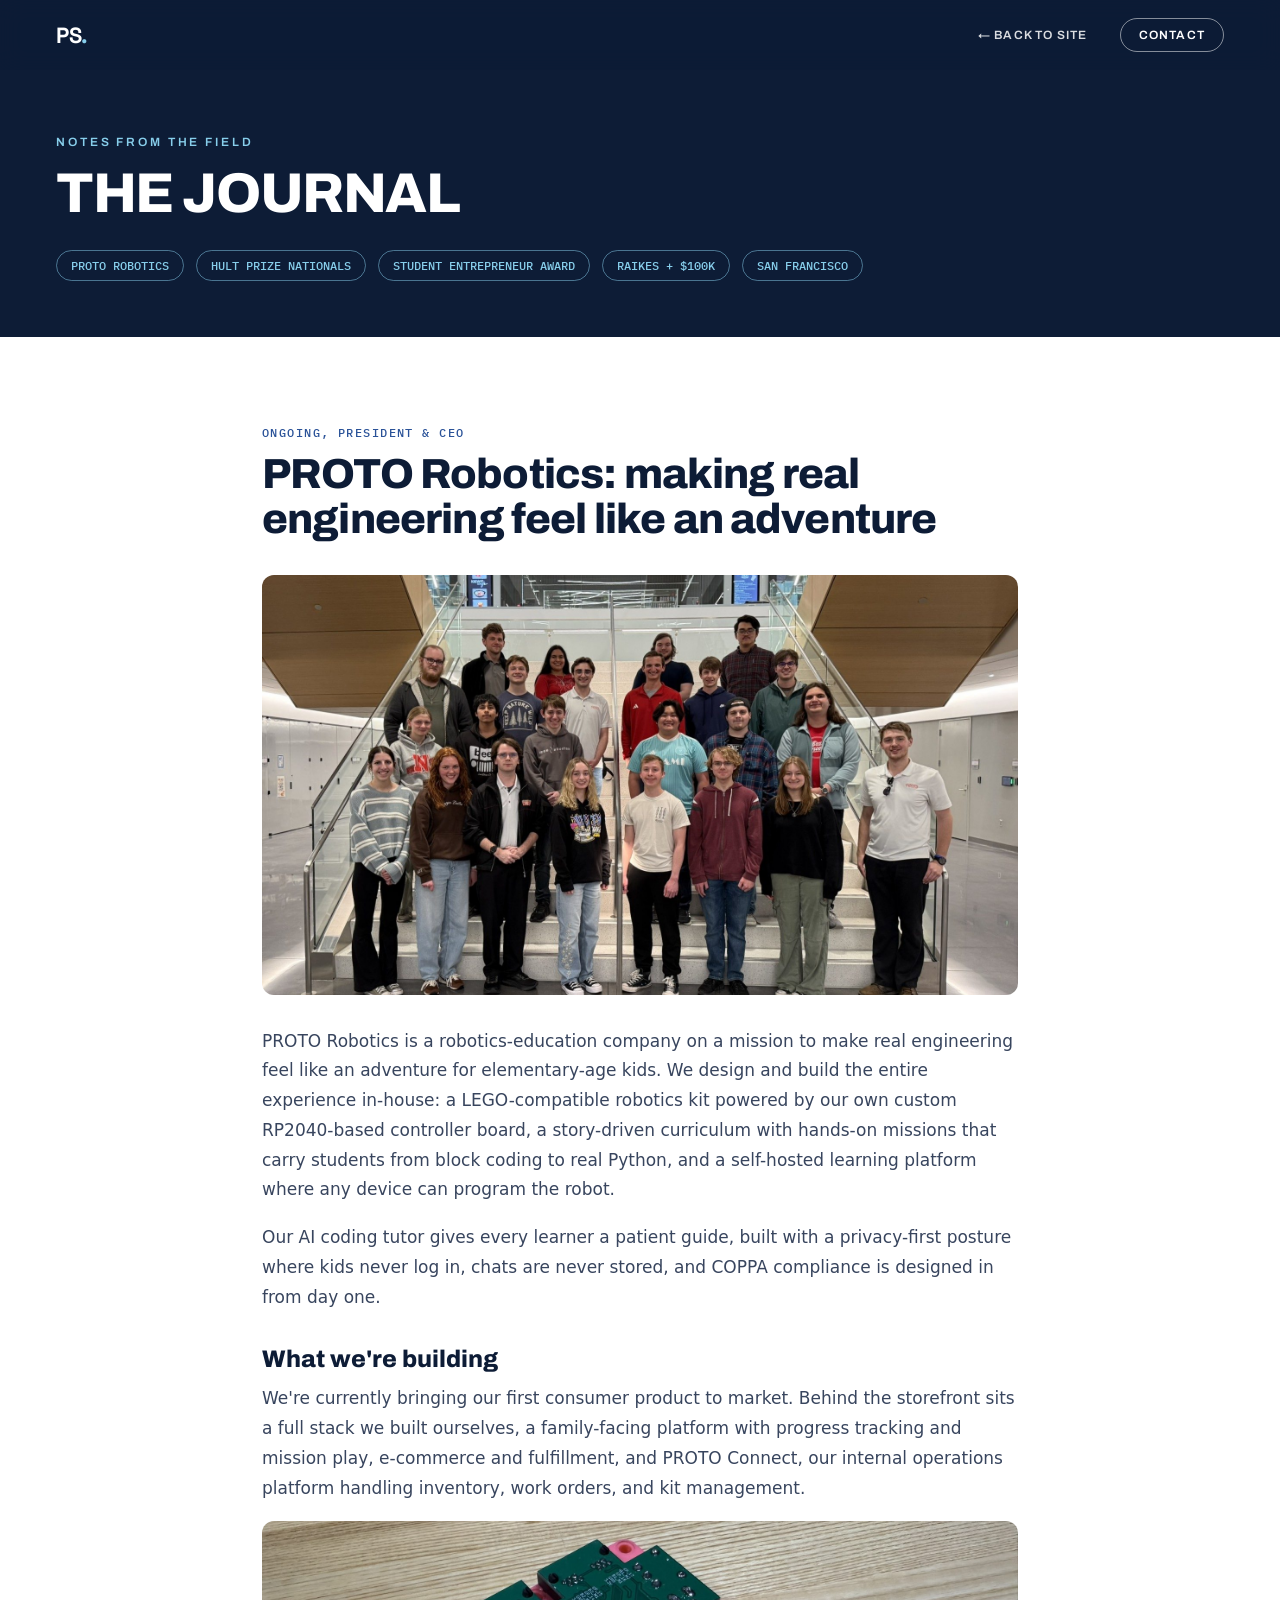
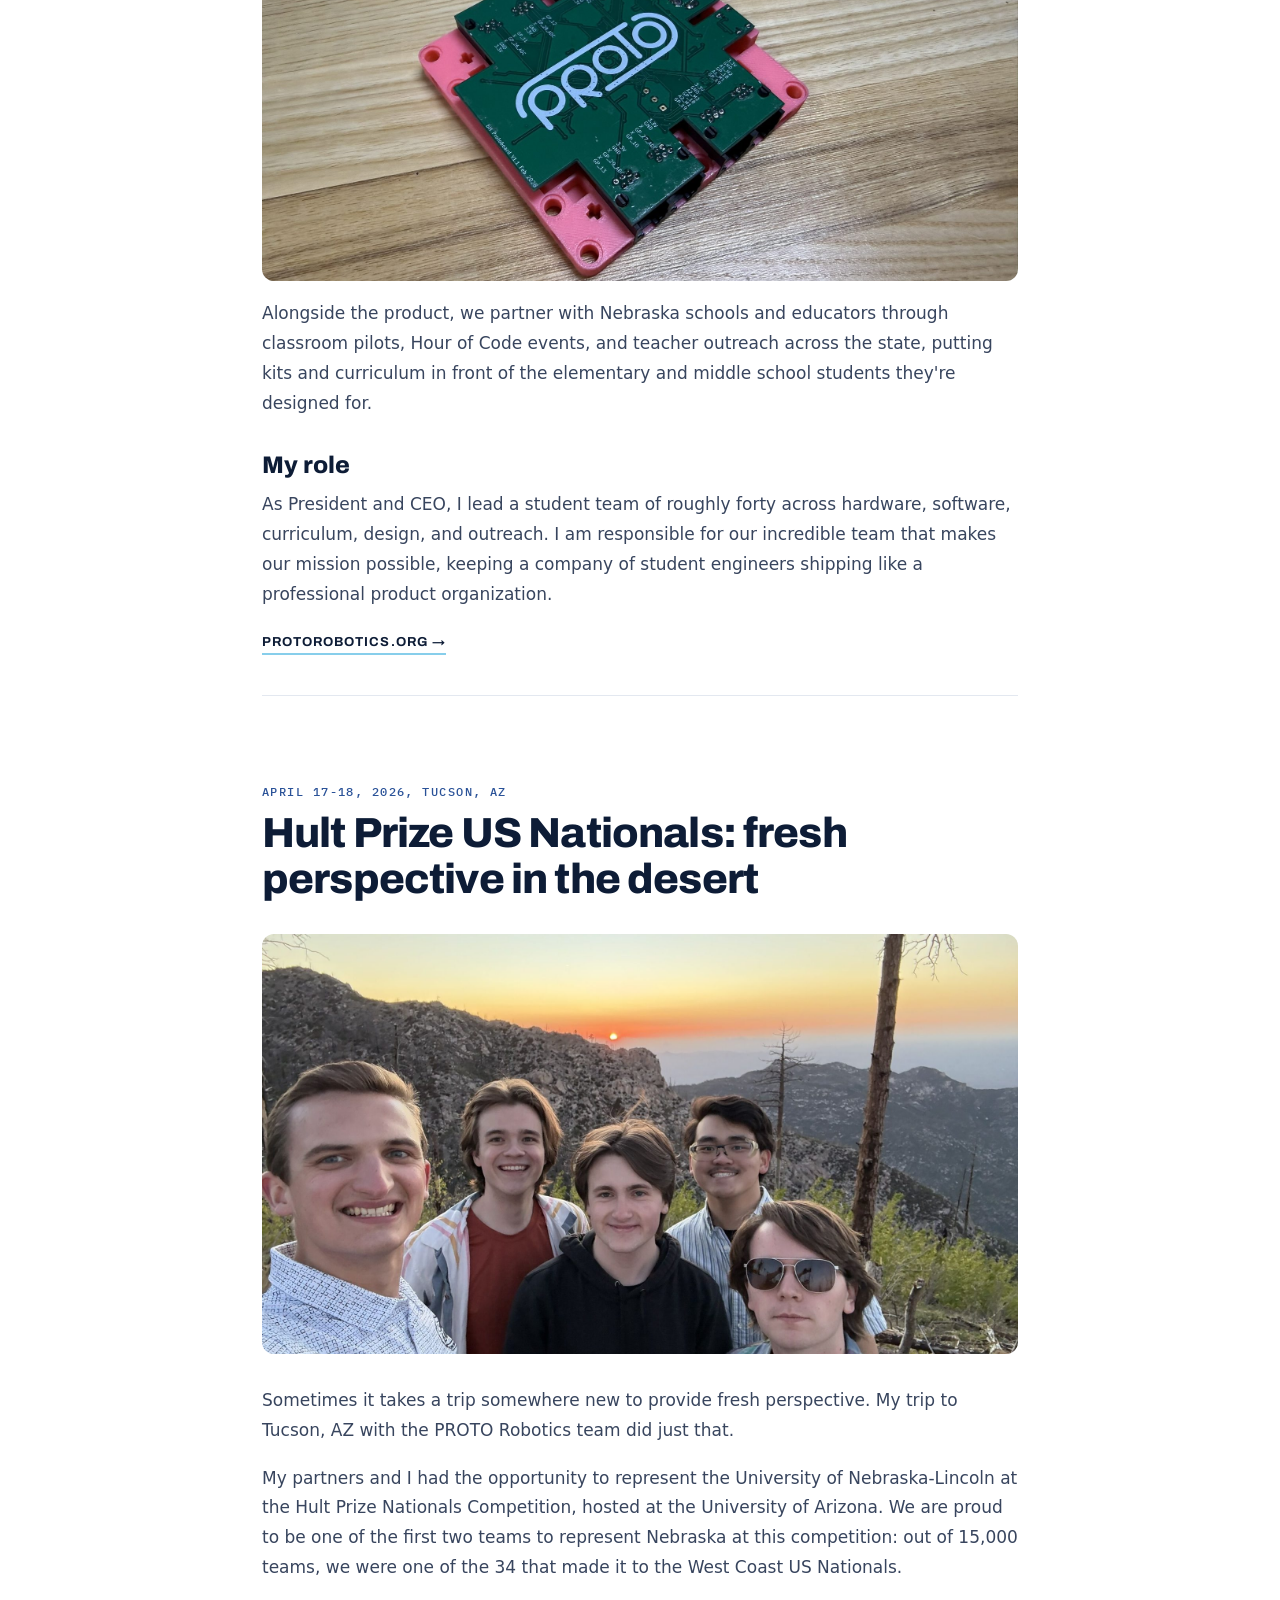
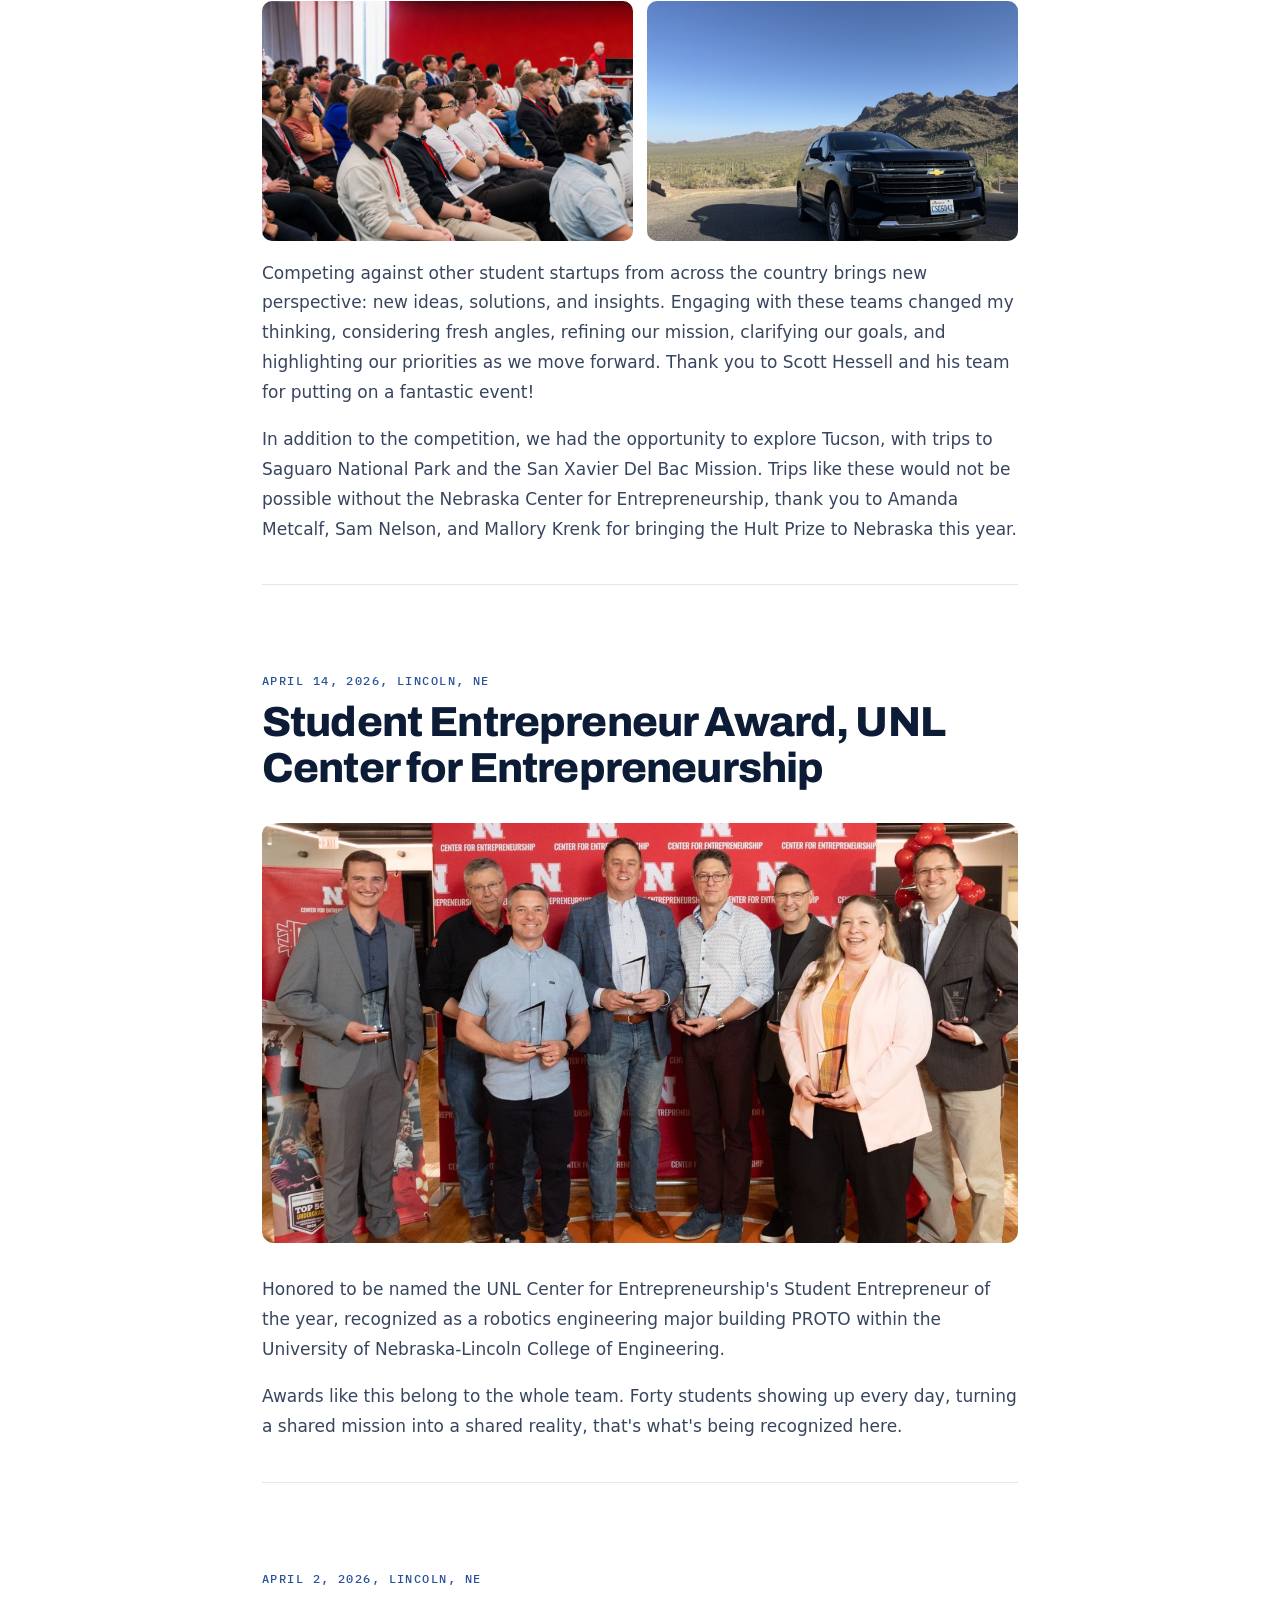
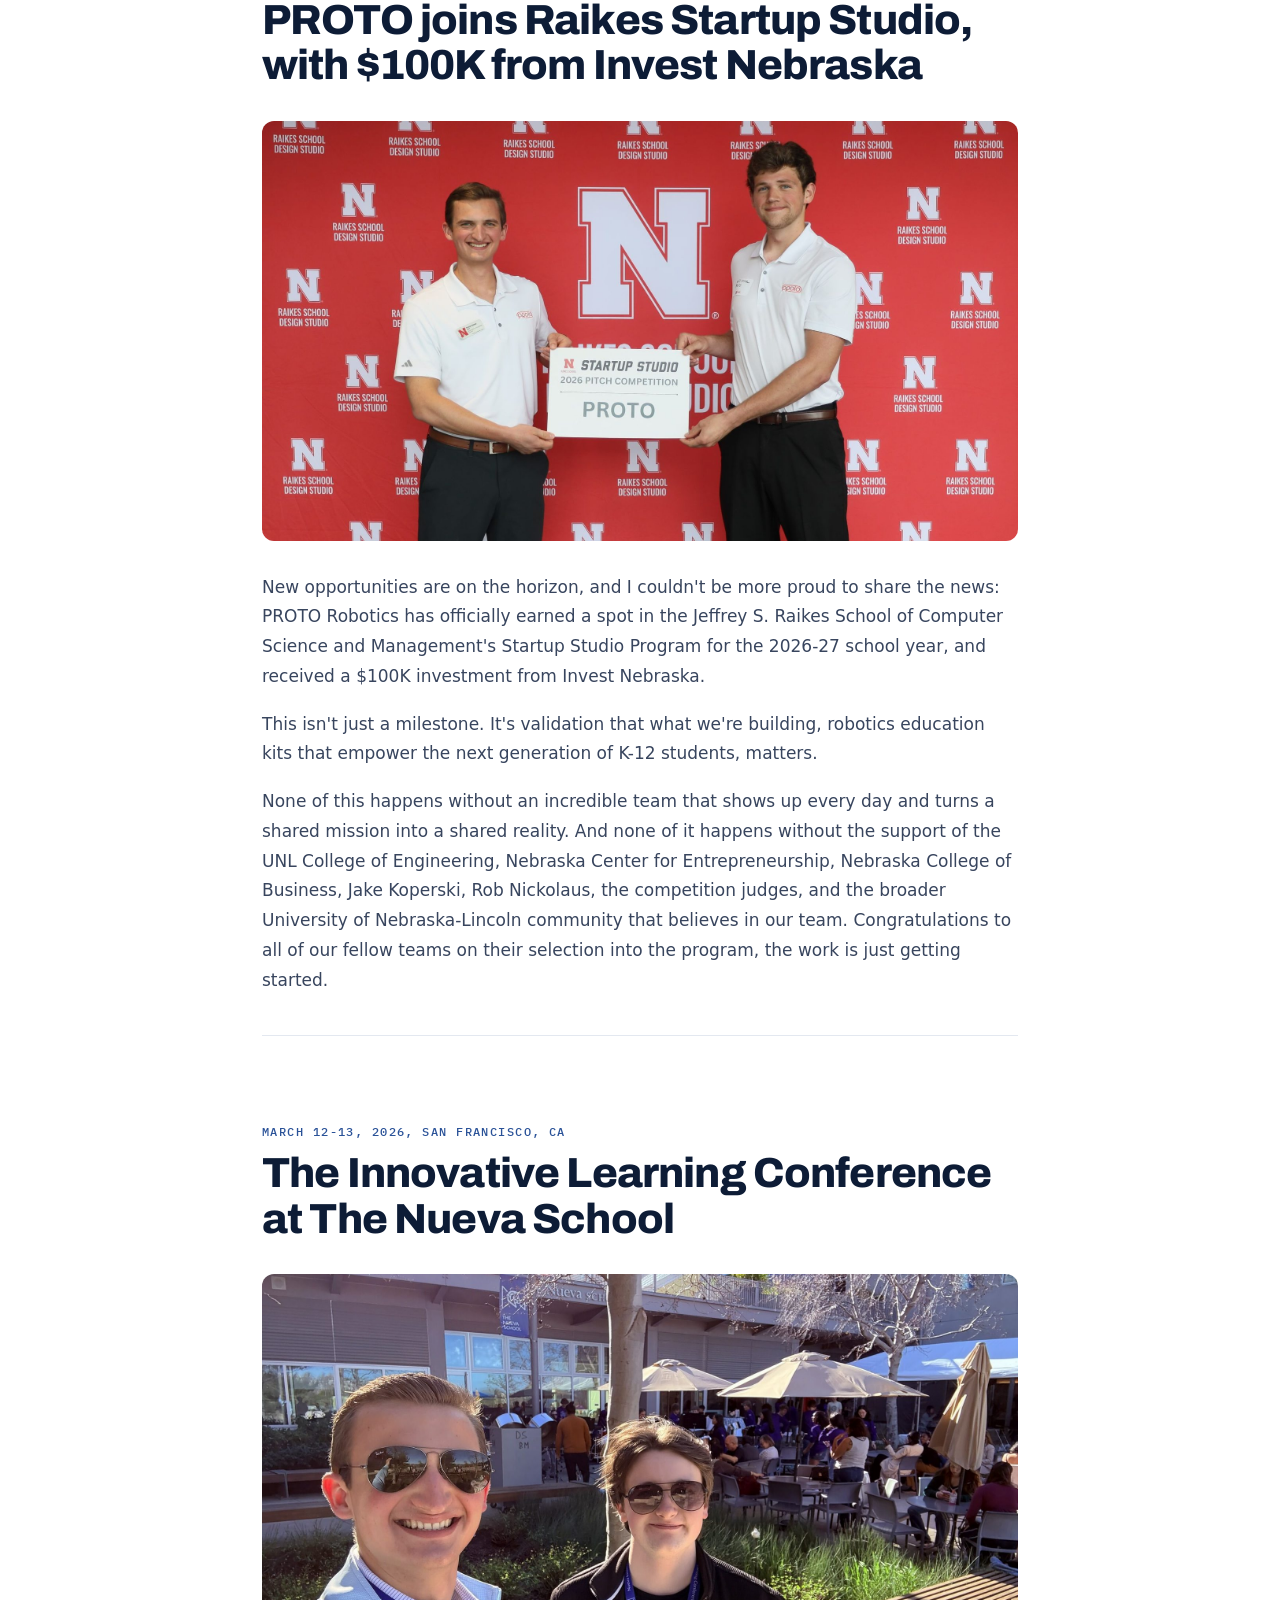
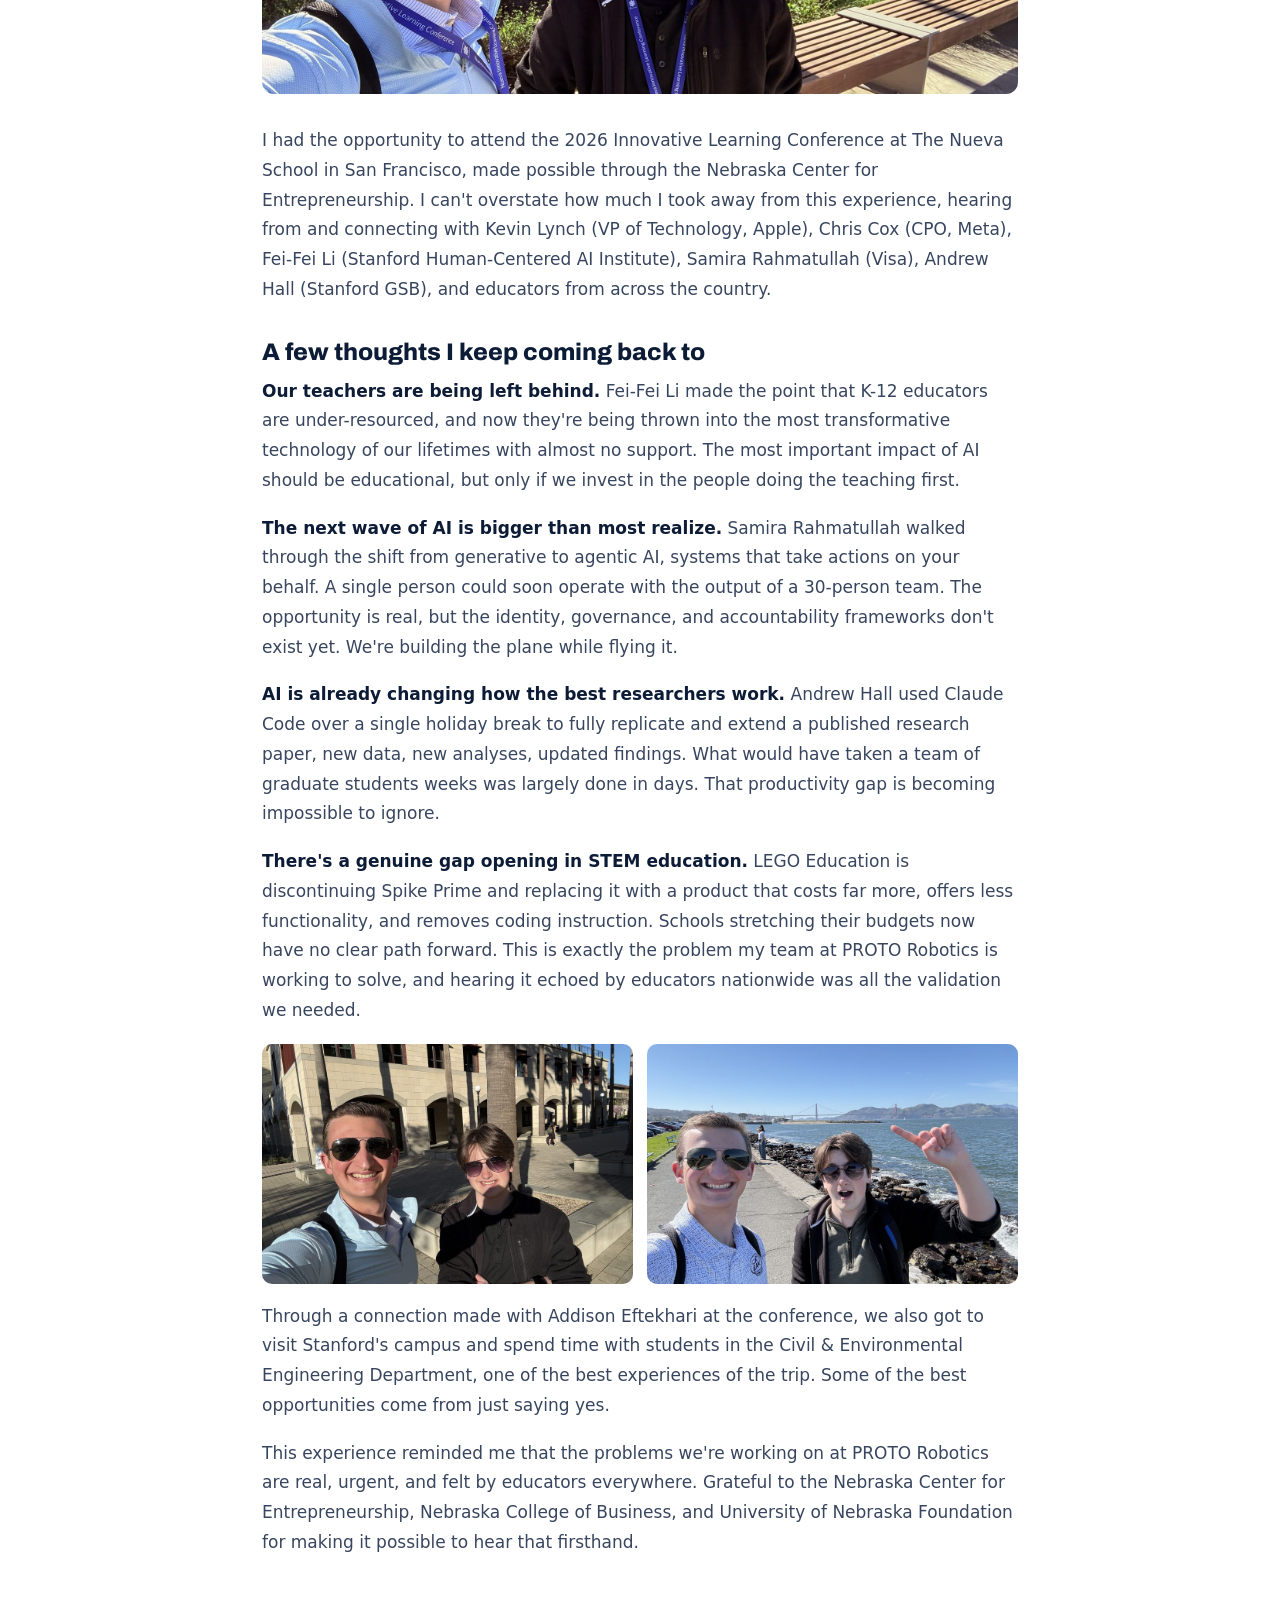
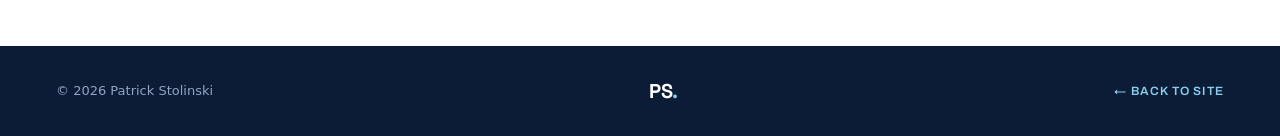
<file: journal.html>
<!DOCTYPE html>
<html lang="en">

<head>
  <meta charset="utf-8">
  <meta name="viewport" content="width=device-width, initial-scale=1">
  <title>The Journal · Patrick Stolinski</title>

  <meta name="description"
    content="Notes from the field: PROTO Robotics, the Hult Prize US Nationals, the Raikes Startup Studio, and more from Patrick Stolinski.">

  <meta property="og:title" content="The Journal · Patrick Stolinski">
  <meta property="og:description" content="Notes from the field: PROTO Robotics, the Hult Prize US Nationals, the Raikes Startup Studio, and more from Patrick Stolinski.">
  <meta property="og:image" content="https://patrickstolinski.com/img/proto-team-2026.jpg">
  <meta property="og:type" content="website">
  <meta property="og:url" content="https://patrickstolinski.com/journal.html">

  <!-- Google tag (gtag.js) -->
  <script async src="https://www.googletagmanager.com/gtag/js?id=G-W208R3FY4E"></script>
  <script>
    window.dataLayer = window.dataLayer || [];
    function gtag() { dataLayer.push(arguments); }
    gtag('js', new Date());
    gtag('config', 'G-W208R3FY4E');
  </script>

  <link rel="icon" type="image/svg+xml" href="favicon.svg">
  <link rel="preconnect" href="https://fonts.googleapis.com">
  <link rel="preconnect" href="https://fonts.gstatic.com" crossorigin>
  <link
    href="https://fonts.googleapis.com/css2?family=Archivo:wght@400;500;600;700;800;900&family=Space+Grotesk:wght@700&family=IBM+Plex+Mono:wght@400;500&display=swap"
    rel="stylesheet">
  <link rel="stylesheet" href="styles.css">
</head>

<body>

  <!-- NAV -->
  <nav class="nav">
    <a href="index.html" class="nav-logo">PS<span>.</span></a>
    <div class="nav-links">
      <a href="index.html">← BACK TO SITE</a>
      <a href="index.html#contact" class="nav-cta">CONTACT</a>
    </div>
  </nav>

  <!-- HEADER -->
  <header class="journal-header">
    <div class="kicker">NOTES FROM THE FIELD</div>
    <h1 class="journal-title">THE JOURNAL</h1>
    <div class="journal-pills">
      <a href="#proto">PROTO ROBOTICS</a>
      <a href="#hult">HULT PRIZE NATIONALS</a>
      <a href="#award">STUDENT ENTREPRENEUR AWARD</a>
      <a href="#raikes">RAIKES + $100K</a>
      <a href="#nueva">SAN FRANCISCO</a>
    </div>
  </header>

  <!-- POST: PROTO -->
  <article id="proto" class="post">
    <div class="post-kicker">ONGOING, PRESIDENT &amp; CEO</div>
    <h2 class="post-title">PROTO Robotics: making real engineering feel like an adventure</h2>
    <img src="img/proto-team-2026.jpg" alt="The PROTO Robotics team" class="post-hero">
    <div class="post-body">
      <p>PROTO Robotics is a robotics-education company on a mission to make real engineering feel like an adventure for elementary-age kids. We design and build the entire experience in-house: a LEGO-compatible robotics kit powered by our own custom RP2040-based controller board, a story-driven curriculum with hands-on missions that carry students from block coding to real Python, and a self-hosted learning platform where any device can program the robot.</p>
      <p>Our AI coding tutor gives every learner a patient guide, built with a privacy-first posture where kids never log in, chats are never stored, and COPPA compliance is designed in from day one.</p>
      <h3>What we're building</h3>
      <p>We're currently bringing our first consumer product to market. Behind the storefront sits a full stack we built ourselves, a family-facing platform with progress tracking and mission play, e-commerce and fulfillment, and PROTO Connect, our internal operations platform handling inventory, work orders, and kit management.</p>
      <img src="img/proto-pcb.jpg" alt="The PROTO controller board" class="post-inline-img" loading="lazy">
      <p>Alongside the product, we partner with Nebraska schools and educators through classroom pilots, Hour of Code events, and teacher outreach across the state, putting kits and curriculum in front of the elementary and middle school students they're designed for.</p>
      <h3>My role</h3>
      <p>As President and CEO, I lead a student team of roughly forty across hardware, software, curriculum, design, and outreach. I am responsible for our incredible team that makes our mission possible, keeping a company of student engineers shipping like a professional product organization.</p>
    </div>
    <a href="https://protorobotics.org" target="_blank" rel="noopener noreferrer" class="post-link">PROTOROBOTICS.ORG →</a>
  </article>
  <div class="post-divider">
    <div></div>
  </div>

  <!-- POST: HULT -->
  <article id="hult" class="post">
    <div class="post-kicker">APRIL 17-18, 2026, TUCSON, AZ</div>
    <h2 class="post-title">Hult Prize US Nationals: fresh perspective in the desert</h2>
    <img src="img/tucson-team.jpg" alt="The team at sunset in the Tucson mountains" class="post-hero" loading="lazy">
    <div class="post-body">
      <p>Sometimes it takes a trip somewhere new to provide fresh perspective. My trip to Tucson, AZ with the PROTO Robotics team did just that.</p>
      <p>My partners and I had the opportunity to represent the University of Nebraska-Lincoln at the Hult Prize Nationals Competition, hosted at the University of Arizona. We are proud to be one of the first two teams to represent Nebraska at this competition: out of 15,000 teams, we were one of the 34 that made it to the West Coast US Nationals.</p>
      <div class="post-photo-grid">
        <img src="img/tucson-audience.jpg" alt="The competition audience" loading="lazy">
        <img src="img/tucson-saguaro.jpg" alt="Saguaro National Park" loading="lazy">
      </div>
      <p>Competing against other student startups from across the country brings new perspective: new ideas, solutions, and insights. Engaging with these teams changed my thinking, considering fresh angles, refining our mission, clarifying our goals, and highlighting our priorities as we move forward. Thank you to Scott Hessell and his team for putting on a fantastic event!</p>
      <p>In addition to the competition, we had the opportunity to explore Tucson, with trips to Saguaro National Park and the San Xavier Del Bac Mission. Trips like these would not be possible without the Nebraska Center for Entrepreneurship, thank you to Amanda Metcalf, Sam Nelson, and Mallory Krenk for bringing the Hult Prize to Nebraska this year.</p>
    </div>
  </article>
  <div class="post-divider">
    <div></div>
  </div>

  <!-- POST: AWARD -->
  <article id="award" class="post">
    <div class="post-kicker">APRIL 14, 2026, LINCOLN, NE</div>
    <h2 class="post-title">Student Entrepreneur Award, UNL Center for Entrepreneurship</h2>
    <img src="img/student-entrepreneur.jpg" alt="Award winners at the UNL Center for Entrepreneurship" class="post-hero" loading="lazy">
    <div class="post-body">
      <p>Honored to be named the UNL Center for Entrepreneurship's Student Entrepreneur of the year, recognized as a robotics engineering major building PROTO within the University of Nebraska-Lincoln College of Engineering.</p>
      <p>Awards like this belong to the whole team. Forty students showing up every day, turning a shared mission into a shared reality, that's what's being recognized here.</p>
    </div>
  </article>
  <div class="post-divider">
    <div></div>
  </div>

  <!-- POST: RAIKES -->
  <article id="raikes" class="post">
    <div class="post-kicker">APRIL 2, 2026, LINCOLN, NE</div>
    <h2 class="post-title">PROTO joins Raikes Startup Studio, with $100K from Invest Nebraska</h2>
    <img src="img/raikes-startup-studio.jpg" alt="PROTO selected for the Raikes School Startup Studio" class="post-hero" loading="lazy">
    <div class="post-body">
      <p>New opportunities are on the horizon, and I couldn't be more proud to share the news: PROTO Robotics has officially earned a spot in the Jeffrey S. Raikes School of Computer Science and Management's Startup Studio Program for the 2026-27 school year, and received a $100K investment from Invest Nebraska.</p>
      <p>This isn't just a milestone. It's validation that what we're building, robotics education kits that empower the next generation of K-12 students, matters.</p>
      <p>None of this happens without an incredible team that shows up every day and turns a shared mission into a shared reality. And none of it happens without the support of the UNL College of Engineering, Nebraska Center for Entrepreneurship, Nebraska College of Business, Jake Koperski, Rob Nickolaus, the competition judges, and the broader University of Nebraska-Lincoln community that believes in our team. Congratulations to all of our fellow teams on their selection into the program, the work is just getting started.</p>
    </div>
  </article>
  <div class="post-divider">
    <div></div>
  </div>

  <!-- POST: NUEVA -->
  <article id="nueva" class="post">
    <div class="post-kicker">MARCH 12-13, 2026, SAN FRANCISCO, CA</div>
    <h2 class="post-title">The Innovative Learning Conference at The Nueva School</h2>
    <img src="img/sfo-nueva.jpg" alt="At The Nueva School" class="post-hero" loading="lazy">
    <div class="post-body">
      <p>I had the opportunity to attend the 2026 Innovative Learning Conference at The Nueva School in San Francisco, made possible through the Nebraska Center for Entrepreneurship. I can't overstate how much I took away from this experience, hearing from and connecting with Kevin Lynch (VP of Technology, Apple), Chris Cox (CPO, Meta), Fei-Fei Li (Stanford Human-Centered AI Institute), Samira Rahmatullah (Visa), Andrew Hall (Stanford GSB), and educators from across the country.</p>
      <h3>A few thoughts I keep coming back to</h3>
      <p><strong>Our teachers are being left behind.</strong> Fei-Fei Li made the point that K-12 educators are under-resourced, and now they're being thrown into the most transformative technology of our lifetimes with almost no support. The most important impact of AI should be educational, but only if we invest in the people doing the teaching first.</p>
      <p><strong>The next wave of AI is bigger than most realize.</strong> Samira Rahmatullah walked through the shift from generative to agentic AI, systems that take actions on your behalf. A single person could soon operate with the output of a 30-person team. The opportunity is real, but the identity, governance, and accountability frameworks don't exist yet. We're building the plane while flying it.</p>
      <p><strong>AI is already changing how the best researchers work.</strong> Andrew Hall used Claude Code over a single holiday break to fully replicate and extend a published research paper, new data, new analyses, updated findings. What would have taken a team of graduate students weeks was largely done in days. That productivity gap is becoming impossible to ignore.</p>
      <p><strong>There's a genuine gap opening in STEM education.</strong> LEGO Education is discontinuing Spike Prime and replacing it with a product that costs far more, offers less functionality, and removes coding instruction. Schools stretching their budgets now have no clear path forward. This is exactly the problem my team at PROTO Robotics is working to solve, and hearing it echoed by educators nationwide was all the validation we needed.</p>
      <div class="post-photo-grid">
        <img src="img/sfo-stanford.jpg" alt="Visiting Stanford University" loading="lazy">
        <img src="img/sfo-golden-gate.jpg" alt="Golden Gate Bridge" loading="lazy">
      </div>
      <p>Through a connection made with Addison Eftekhari at the conference, we also got to visit Stanford's campus and spend time with students in the Civil &amp; Environmental Engineering Department, one of the best experiences of the trip. Some of the best opportunities come from just saying yes.</p>
      <p>This experience reminded me that the problems we're working on at PROTO Robotics are real, urgent, and felt by educators everywhere. Grateful to the Nebraska Center for Entrepreneurship, Nebraska College of Business, and University of Nebraska Foundation for making it possible to hear that firsthand.</p>
    </div>
  </article>

  <!-- FOOTER -->
  <footer class="footer">
    <div class="footer-copy">© 2026 Patrick Stolinski</div>
    <div class="footer-logo">PS<span>.</span></div>
    <div class="footer-links">
      <a href="index.html">← BACK TO SITE</a>
    </div>
  </footer>

</body>

</html>
</file>
<file: styles.css>
/* ==========================================================================
   patrickstolinski.com — "Altitude" redesign, 2026
   Tokens from the design handoff; desktop values are spec-exact,
   clamp()/media queries provide the responsive behavior.
   ========================================================================== */

:root {
  --navy-ink: #0d1c36;
  --navy: #16325c;
  --blue: #2a5298;
  --sky: #87ceeb;
  --sky-light: #b7e2f5;
  --body-on-white: #38455e;
  --muted-on-white: #5a6880;
  --on-navy: #a9bad8;
  --muted-on-navy: #8fa3c4;
  --bg-light: #f4f7fb;
  --border: #e3e8f0;
  --border-row: #e8edf5;
  --font-display: 'Archivo', sans-serif;
  --font-mono: 'IBM Plex Mono', monospace;
  --font-logo: 'Space Grotesk', sans-serif;
  --font-body: system-ui, sans-serif;
  --pad-x: 56px;
}

* { box-sizing: border-box; }

html { scroll-behavior: smooth; }

body {
  margin: 0;
  background: #fff;
  font-family: var(--font-body);
  -webkit-font-smoothing: antialiased;
}

img, video { max-width: 100%; }

/* ============================== NAV ============================== */

.nav {
  position: fixed;
  top: 0;
  left: 0;
  right: 0;
  z-index: 50;
  background: rgba(13, 28, 54, .92);
  -webkit-backdrop-filter: blur(12px);
  backdrop-filter: blur(12px);
  display: flex;
  justify-content: space-between;
  align-items: center;
  padding: 18px var(--pad-x);
}

.nav-logo {
  font: 700 22px var(--font-logo);
  color: #fff;
  letter-spacing: -.02em;
  text-decoration: none;
}

.nav-logo span { color: var(--sky); }

.nav-links {
  display: flex;
  gap: 32px;
  align-items: center;
  font: 600 12px var(--font-display);
  letter-spacing: .1em;
}

.nav-links a {
  color: rgba(255, 255, 255, .85);
  white-space: nowrap;
  text-decoration: none;
}

.nav-links a:hover { color: var(--sky); }

.nav-cta {
  color: #fff !important;
  border: 1px solid rgba(255, 255, 255, .5);
  padding: 9px 18px;
  border-radius: 99px;
  transition: background .15s, color .15s, border-color .15s;
}

.nav-cta:hover {
  background: var(--sky);
  color: var(--navy-ink) !important;
  border-color: var(--sky);
}

/* Anchor targets clear the fixed nav */
section[id], div[id] { scroll-margin-top: 70px; }

/* ============================== HERO ============================== */

.hero {
  position: relative;
  height: 88vh;
  min-height: 640px;
  overflow: hidden;
}

.hero-media {
  position: absolute;
  inset: 0;
  width: 100%;
  height: 100%;
  object-fit: cover;
  display: block;
}

.hero-overlay {
  position: absolute;
  inset: 0;
  background: linear-gradient(180deg, rgba(13, 28, 54, .6) 0%, rgba(13, 28, 54, .12) 42%, rgba(13, 28, 54, .85) 100%);
}

.hero-content {
  position: absolute;
  left: var(--pad-x);
  right: var(--pad-x);
  bottom: 64px;
}

.kicker {
  font: 600 12px var(--font-display);
  color: var(--sky);
  letter-spacing: .24em;
}

.hero-content .kicker { margin-bottom: 16px; }

.hero-title {
  margin: 0;
  font: 800 clamp(36px, 8.5vw, 84px)/.98 var(--font-display);
  color: #fff;
  letter-spacing: -.028em;
  max-width: 900px;
}

.hero-sub {
  margin: 22px 0 0;
  font: 400 18px/1.6 var(--font-body);
  color: rgba(255, 255, 255, .88);
  max-width: 520px;
}

.hero-actions {
  display: flex;
  align-items: center;
  gap: 22px;
  margin-top: 30px;
}

.btn-sky {
  background: var(--sky);
  color: var(--navy-ink);
  font: 700 13px var(--font-display);
  letter-spacing: .06em;
  padding: 16px 32px;
  border-radius: 99px;
  text-decoration: none;
  transition: background .15s;
}

.btn-sky:hover { background: var(--sky-light); }

.link-underline {
  font: 700 13px var(--font-display);
  color: #fff;
  letter-spacing: .06em;
  border-bottom: 2px solid var(--sky);
  padding-bottom: 5px;
  text-decoration: none;
  transition: color .15s;
}

.link-underline:hover { color: var(--sky); }

/* ============================== ABOUT ============================== */

.about {
  background: var(--navy-ink);
  padding: 96px var(--pad-x);
  display: grid;
  grid-template-columns: 320px minmax(0, 680px);
  justify-content: center;
  gap: 64px;
  align-items: center;
}

.about-portrait {
  width: 100%;
  height: 400px;
  object-fit: cover;
  display: block;
  border-radius: 10px;
}

.about .kicker { margin-bottom: 18px; }

.about-heading {
  margin: 0;
  font: 800 clamp(26px, 4vw, 36px)/1.25 var(--font-display);
  color: #fff;
  letter-spacing: -.01em;
  max-width: 680px;
}

.about-text {
  margin: 20px 0 0;
  font: 400 16px/1.7 var(--font-body);
  color: var(--on-navy);
  max-width: 640px;
}

.about-chips {
  display: flex;
  flex-wrap: wrap;
  gap: 44px;
  margin-top: 38px;
}

.chip-value {
  font: 800 28px var(--font-display);
  color: var(--sky);
}

.chip-label {
  font: 400 12.5px var(--font-body);
  color: var(--muted-on-navy);
  margin-top: 4px;
}

/* ============================== STATS ============================== */

.stats {
  background: var(--navy-ink);
  border-top: 1px solid rgba(135, 206, 235, .18);
  display: grid;
  grid-template-columns: repeat(5, 1fr);
  padding: 44px var(--pad-x);
  gap: 24px;
}

.stat-value {
  font: 800 40px var(--font-display);
  color: #fff;
}

.stat-value span { color: var(--sky); }

.stat-label {
  font: 400 12.5px var(--font-body);
  color: var(--muted-on-navy);
  margin-top: 5px;
}

/* ============================== SECTION SHELL ============================== */

.section { padding: 96px var(--pad-x); }
.section-white { background: #fff; }
.section-light { background: var(--bg-light); }

.section-head {
  display: flex;
  align-items: baseline;
  justify-content: space-between;
  margin-bottom: 14px;
}

.section-title {
  margin: 0;
  font: 800 clamp(30px, 5vw, 44px) var(--font-display);
  color: var(--navy-ink);
  letter-spacing: -.02em;
}

.section-tag {
  font: 600 12px var(--font-display);
  color: var(--blue);
  letter-spacing: .14em;
}

.section-intro {
  margin: 0 0 36px;
  font: 400 16px/1.6 var(--font-body);
  color: var(--muted-on-white);
  max-width: 640px;
}

/* ============================== WORK GRID ============================== */

.work-grid {
  display: grid;
  grid-template-columns: repeat(3, 1fr);
  grid-auto-rows: 210px;
  gap: 14px;
}

.tile {
  position: relative;
  border-radius: 12px;
  overflow: hidden;
  display: block;
  text-decoration: none;
}

.tile-featured { grid-column: span 2; grid-row: span 2; }
.tile-wide { grid-column: span 2; }

.tile img {
  width: 100%;
  height: 100%;
  object-fit: cover;
  display: block;
}

.tile-shade {
  position: absolute;
  inset: 0;
  background: linear-gradient(180deg, transparent 40%, rgba(13, 28, 54, .88));
}

.tile-caption {
  position: absolute;
  left: 20px;
  bottom: 18px;
  right: 20px;
}

.tile-featured .tile-caption {
  left: 28px;
  bottom: 24px;
  right: 28px;
}

.tile-title {
  font: 800 17px var(--font-display);
  color: #fff;
}

.tile-featured .tile-title { font-size: 28px; }

.tile-desc {
  font: 400 12.5px/1.5 var(--font-body);
  color: rgba(255, 255, 255, .82);
  margin-top: 3px;
}

.tile-featured .tile-desc {
  font-size: 14px;
  margin-top: 6px;
  max-width: 520px;
}

.tile-chips {
  display: flex;
  gap: 8px;
  margin-top: 14px;
}

.mono-chip {
  font: 500 11px var(--font-mono);
  color: var(--sky);
  border: 1px solid rgba(135, 206, 235, .5);
  padding: 4px 10px;
  border-radius: 99px;
}

/* ============================== BRANDS ============================== */

.brands {
  background: var(--bg-light);
  padding: 56px;
  text-align: center;
}

.brands .kicker {
  color: var(--blue);
  margin-bottom: 32px;
}

.brands-row {
  display: flex;
  justify-content: center;
  align-items: center;
  flex-wrap: wrap;
  gap: 48px;
}

.brands-row img { display: block; }

/* ============================== PROTO BAND ============================== */

.proto-band {
  position: relative;
  height: 420px;
  overflow: hidden;
}

.proto-band > img {
  width: 100%;
  height: 100%;
  object-fit: cover;
  object-position: 50% 30%;
  display: block;
}

.proto-band-shade {
  position: absolute;
  inset: 0;
  background: linear-gradient(270deg, rgba(13, 28, 54, .78) 0%, rgba(13, 28, 54, .35) 55%, rgba(13, 28, 54, .05));
}

.proto-band-content {
  position: absolute;
  right: var(--pad-x);
  top: 50%;
  transform: translateY(-50%);
  max-width: 520px;
  text-align: left;
}

.proto-band-content .kicker { margin-bottom: 14px; }

.proto-band-title {
  font: 800 34px/1.15 var(--font-display);
  color: #fff;
}

.proto-band-text {
  font: 400 15px/1.65 var(--font-body);
  color: rgba(255, 255, 255, .87);
  margin-top: 14px;
}

.proto-band-links {
  display: flex;
  gap: 26px;
  margin-top: 20px;
}

.proto-band-links .link-underline { letter-spacing: .08em; }

/* ============================== HIGHLIGHTS ============================== */

.highlights-grid {
  display: grid;
  grid-template-columns: 1fr 1fr;
  gap: 20px;
}

.card {
  background: #fff;
  border: 1px solid var(--border);
  border-radius: 12px;
  overflow: hidden;
  display: block;
  text-decoration: none;
}

.card > img {
  width: 100%;
  height: 260px;
  object-fit: cover;
  display: block;
}

.card-body { padding: 26px 28px; }

.card-kicker {
  font: 500 11px var(--font-mono);
  color: var(--blue);
  letter-spacing: .12em;
  margin-bottom: 8px;
}

.card-title {
  font: 800 22px var(--font-display);
  color: var(--navy-ink);
}

.card-text {
  font: 400 14px/1.6 var(--font-body);
  color: var(--muted-on-white);
  margin-top: 8px;
}

/* ============================== FLIGHT LOG ============================== */

.log {
  position: relative;
  max-width: 1080px;
  margin: 0 auto;
}

.log::before {
  content: '';
  position: absolute;
  left: 7px;
  top: 8px;
  bottom: 8px;
  width: 2px;
  background: linear-gradient(180deg, var(--sky), var(--blue));
}

.log-row {
  display: grid;
  grid-template-columns: 40px 130px 1fr 260px;
  grid-template-areas: "dot date main img";
  gap: 24px;
  padding: 26px 0;
  border-bottom: 1px solid var(--border-row);
  align-items: start;
}

.log-dot {
  grid-area: dot;
  width: 16px;
  height: 16px;
  border-radius: 50%;
  border: 3px solid #fff;
  margin-top: 2px;
}

.dot-navy { background: var(--navy); box-shadow: 0 0 0 2px var(--navy); }
.dot-mid { background: var(--blue); box-shadow: 0 0 0 2px var(--blue); }
.dot-sky { background: var(--sky); box-shadow: 0 0 0 2px var(--sky); }

.log-date {
  grid-area: date;
  font: 500 12px var(--font-mono);
  color: var(--blue);
  padding-top: 3px;
}

.log-main { grid-area: main; }

.log-title-row {
  display: flex;
  align-items: center;
  gap: 10px;
  flex-wrap: wrap;
}

.log-title {
  font: 800 19px var(--font-display);
  color: var(--navy-ink);
}

.log-org {
  font: 500 11px var(--font-mono);
  color: var(--sky);
  background: var(--navy-ink);
  padding: 4px 10px;
  border-radius: 99px;
}

.log-text {
  font: 400 14px/1.6 var(--font-body);
  color: var(--muted-on-white);
  margin-top: 6px;
  max-width: 560px;
}

.log-img {
  grid-area: img;
  width: 100%;
  height: 130px;
  object-fit: cover;
  display: block;
  border-radius: 8px;
}

/* ============================== GALLERY ============================== */

.gallery {
  background: var(--navy-ink);
  padding: 80px var(--pad-x);
}

.gallery-title {
  margin: 0 0 32px;
  font: 800 clamp(26px, 4vw, 34px) var(--font-display);
  color: #fff;
  letter-spacing: -.02em;
}

.gallery-grid {
  display: grid;
  grid-template-columns: repeat(4, 1fr);
  grid-auto-rows: 180px;
  gap: 12px;
}

.gallery-item {
  border-radius: 10px;
  overflow: hidden;
  position: relative;
  cursor: zoom-in;
}

.gallery-item.wide { grid-column: span 2; }

.gallery-item img {
  width: 100%;
  height: 100%;
  object-fit: cover;
  display: block;
}

.gallery-hover {
  position: absolute;
  inset: 0;
  opacity: 0;
  background: linear-gradient(180deg, transparent 55%, rgba(13, 28, 54, .72));
  display: flex;
  align-items: flex-end;
  justify-content: flex-end;
  padding: 12px;
  transition: opacity .2s;
}

.gallery-item:hover .gallery-hover { opacity: 1; }

.gallery-pill {
  display: flex;
  align-items: center;
  gap: 7px;
  background: rgba(255, 255, 255, .14);
  -webkit-backdrop-filter: blur(6px);
  backdrop-filter: blur(6px);
  border: 1px solid rgba(255, 255, 255, .35);
  color: #fff;
  font: 600 10.5px var(--font-display);
  letter-spacing: .1em;
  padding: 6px 12px;
  border-radius: 99px;
}

/* ============================== LIGHTBOX ============================== */

.lightbox {
  position: fixed;
  inset: 0;
  z-index: 200;
  background: rgba(9, 18, 36, .95);
  display: flex;
  align-items: center;
  justify-content: center;
  padding: 48px;
  cursor: zoom-out;
}

.lightbox[hidden] { display: none; }

.lightbox img {
  max-width: 92vw;
  max-height: 88vh;
  display: block;
  border-radius: 10px;
  box-shadow: 0 24px 80px rgba(0, 0, 0, .6);
}

.lightbox-close {
  position: absolute;
  top: 22px;
  right: 28px;
  background: none;
  color: #fff;
  font: 600 12px var(--font-display);
  letter-spacing: .12em;
  border: 1px solid rgba(255, 255, 255, .4);
  padding: 9px 18px;
  border-radius: 99px;
  cursor: pointer;
}

/* ============================== CONTACT ============================== */

.contact {
  background: #fff;
  padding: 96px var(--pad-x);
  display: grid;
  grid-template-columns: 1fr 340px;
  gap: 64px;
  align-items: center;
}

.contact-title {
  margin: 0;
  font: 800 clamp(34px, 6vw, 52px) var(--font-display);
  color: var(--navy-ink);
  letter-spacing: -.02em;
}

.contact-text {
  margin: 18px 0 0;
  font: 400 16px/1.7 var(--font-body);
  color: var(--muted-on-white);
  max-width: 480px;
}

.contact-actions {
  display: flex;
  flex-wrap: wrap;
  gap: 14px;
  margin-top: 32px;
}

.btn-navy {
  background: var(--navy-ink);
  color: #fff;
  font: 700 13px var(--font-display);
  letter-spacing: .05em;
  padding: 15px 28px;
  border-radius: 99px;
  text-decoration: none;
  transition: background .15s;
}

.btn-navy:hover { background: var(--blue); }

.btn-outline {
  border: 1.5px solid #c6d2e4;
  color: var(--navy-ink);
  font: 700 13px var(--font-display);
  letter-spacing: .05em;
  padding: 15px 28px;
  border-radius: 99px;
  text-decoration: none;
  transition: border-color .15s;
}

.btn-outline:hover { border-color: var(--navy-ink); }

.contact-photo {
  width: 100%;
  height: 400px;
  object-fit: cover;
  display: block;
  border-radius: 12px;
}

/* ============================== FOOTER ============================== */

.footer {
  background: var(--navy-ink);
  padding: 32px var(--pad-x);
  display: flex;
  justify-content: space-between;
  align-items: center;
}

.footer-copy {
  font: 400 13px var(--font-body);
  color: var(--muted-on-navy);
}

.footer-logo {
  font: 700 20px var(--font-logo);
  color: #fff;
  letter-spacing: -.02em;
}

.footer-logo span { color: var(--sky); }

.footer-links {
  display: flex;
  gap: 20px;
  font: 600 12px var(--font-display);
  letter-spacing: .1em;
}

.footer-links a {
  color: var(--sky);
  text-decoration: none;
}

.footer-links a:hover { color: var(--sky-light); }

/* ============================== JOURNAL ============================== */

.journal-header {
  background: var(--navy-ink);
  padding: 135px var(--pad-x) 56px; /* 63px nav + 72px design padding */
}

.journal-header .kicker { margin-bottom: 14px; }

.journal-title {
  margin: 0;
  font: 800 clamp(36px, 7vw, 56px) var(--font-display);
  color: #fff;
  letter-spacing: -.025em;
}

.journal-pills {
  display: flex;
  flex-wrap: wrap;
  gap: 12px;
  margin-top: 26px;
}

.journal-pills a {
  font: 500 12px var(--font-mono);
  color: var(--sky);
  border: 1px solid rgba(135, 206, 235, .5);
  padding: 7px 14px;
  border-radius: 99px;
  text-decoration: none;
}

.journal-pills a:hover {
  background: rgba(135, 206, 235, .12);
}

.post {
  max-width: 820px;
  margin: 0 auto;
  padding: 88px 32px 40px;
  scroll-margin-top: 70px;
}

.post:last-of-type { padding-bottom: 88px; }

.post-kicker {
  font: 500 12px var(--font-mono);
  color: var(--blue);
  letter-spacing: .12em;
  margin-bottom: 12px;
}

.post-title {
  margin: 0;
  font: 800 clamp(30px, 5.5vw, 42px)/1.08 var(--font-display);
  color: var(--navy-ink);
  letter-spacing: -.02em;
}

.post-hero {
  width: 100%;
  height: 420px;
  object-fit: cover;
  display: block;
  border-radius: 12px;
  margin: 32px 0;
}

.post-body {
  font: 400 17px/1.75 var(--font-body);
  color: var(--body-on-white);
}

.post-body p { margin: 0 0 18px; }

.post-body p:last-child { margin-bottom: 0; }

.post-body h3 {
  margin: 34px 0 12px;
  font: 800 24px var(--font-display);
  color: var(--navy-ink);
}

.post-body strong { color: var(--navy-ink); }

.post-inline-img {
  width: 100%;
  height: 360px;
  object-fit: cover;
  display: block;
  border-radius: 12px;
  margin: 8px 0 18px;
}

.post-photo-grid {
  display: grid;
  grid-template-columns: 1fr 1fr;
  gap: 14px;
  margin: 8px 0 18px;
}

.post-photo-grid img {
  width: 100%;
  height: 240px;
  object-fit: cover;
  display: block;
  border-radius: 10px;
}

.post-link {
  display: inline-block;
  margin-top: 26px;
  font: 700 13px var(--font-display);
  color: var(--navy-ink);
  letter-spacing: .08em;
  border-bottom: 2px solid var(--sky);
  padding-bottom: 4px;
  text-decoration: none;
}

.post-link:hover { color: var(--blue); }

.post-divider {
  max-width: 820px;
  margin: 0 auto;
  padding: 0 32px;
}

.post-divider div {
  height: 1px;
  background: var(--border);
}

/* ============================== RESPONSIVE ============================== */

@media (max-width: 1024px) {
  :root { --pad-x: 32px; }

  .work-grid { grid-template-columns: repeat(2, 1fr); }

  .stats { grid-template-columns: repeat(3, 1fr); }
}

@media (max-width: 900px) {
  .about {
    grid-template-columns: 1fr;
    gap: 40px;
  }

  .about-portrait { max-width: 360px; }

  .contact { grid-template-columns: 1fr; }

  .contact-photo { max-width: 420px; height: 360px; }

  .log-row {
    grid-template-columns: 24px 1fr;
    grid-template-areas:
      "dot date"
      "dot main"
      "dot img";
    gap: 8px 18px;
  }

  .log-img {
    height: 200px;
    max-width: 420px;
    margin-top: 12px;
  }

  .gallery-grid { grid-template-columns: repeat(2, 1fr); }

  .proto-band { height: auto; }

  .proto-band > img { position: absolute; inset: 0; }

  .proto-band-shade {
    background: linear-gradient(180deg, rgba(13, 28, 54, .35), rgba(13, 28, 54, .82));
  }

  .proto-band-content {
    position: relative;
    right: auto;
    top: auto;
    transform: none;
    padding: 72px var(--pad-x);
    max-width: 620px;
  }
}

@media (max-width: 720px) {
  :root { --pad-x: 24px; }

  .nav {
    padding: 14px var(--pad-x);
    flex-wrap: wrap;
    gap: 10px;
  }

  .nav-links { gap: 18px; }

  .hero-content { bottom: 48px; }

  .hero-content .kicker { letter-spacing: .18em; }

  .hero-actions { flex-wrap: wrap; }

  .section { padding: 72px var(--pad-x); }

  .section-head {
    flex-direction: column;
    gap: 6px;
  }

  .work-grid {
    grid-template-columns: 1fr;
    grid-auto-rows: 240px;
  }

  .tile-featured, .tile-wide {
    grid-column: auto;
    grid-row: auto;
  }

  .tile-featured { min-height: 340px; }

  .stats {
    grid-template-columns: repeat(2, 1fr);
    padding: 36px var(--pad-x);
  }

  .highlights-grid { grid-template-columns: 1fr; }

  .brands { padding: 48px var(--pad-x); }

  .brands-row { gap: 32px; }

  .gallery { padding: 64px var(--pad-x); }

  .gallery-grid { grid-auto-rows: 150px; }

  .footer {
    flex-direction: column;
    gap: 14px;
    text-align: center;
  }

  .journal-header { padding: 120px var(--pad-x) 48px; }

  .post { padding: 64px var(--pad-x) 32px; }

  .post-hero { height: 280px; }

  .post-inline-img { height: 240px; }

  .post-photo-grid { grid-template-columns: 1fr; }

  .lightbox { padding: 20px; }
}

@media (max-width: 480px) {
  .nav {
    padding: 12px 16px;
  }

  .nav-links {
    gap: 12px;
    font-size: 11px;
    letter-spacing: .06em;
    flex-wrap: wrap;
    justify-content: flex-end;
  }

  .nav-cta { padding: 7px 12px; }
}

@media (prefers-reduced-motion: reduce) {
  html { scroll-behavior: auto; }

  .gallery-hover { transition: none; }
}
</file>
